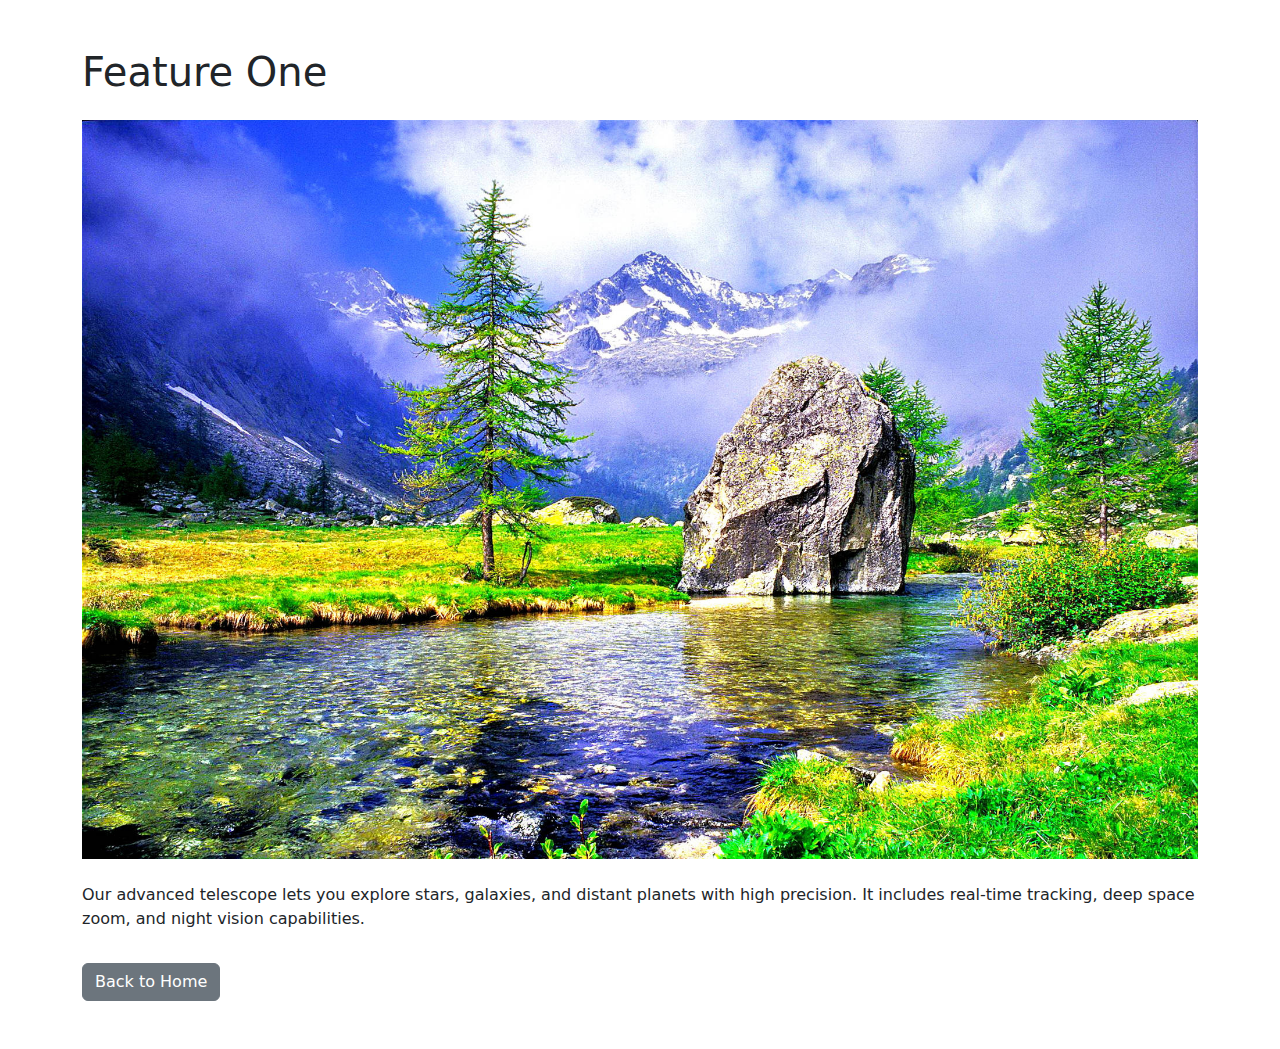
<file: feature1.html>
<!DOCTYPE html>
<html lang="en">
<head>
  <meta charset="UTF-8" />
  <meta name="viewport" content="width=device-width, initial-scale=1.0" />
  <title>Feature One</title>
  <link href="https://cdn.jsdelivr.net/npm/bootstrap@5.3.2/dist/css/bootstrap.min.css" rel="stylesheet" />
</head>
<body>
  <div class="container py-5">
    <h1 class="mb-4">Feature One</h1>
    <img src="p1.jpg" class="img-fluid mb-4" alt="Feature One">
    <p>Our advanced telescope lets you explore stars, galaxies, and distant planets with high precision. It includes real-time tracking, deep space zoom, and night vision capabilities.</p>
    <a href="index.html" class="btn btn-secondary mt-3">Back to Home</a>
  </div>
</body>
</html>
</file>
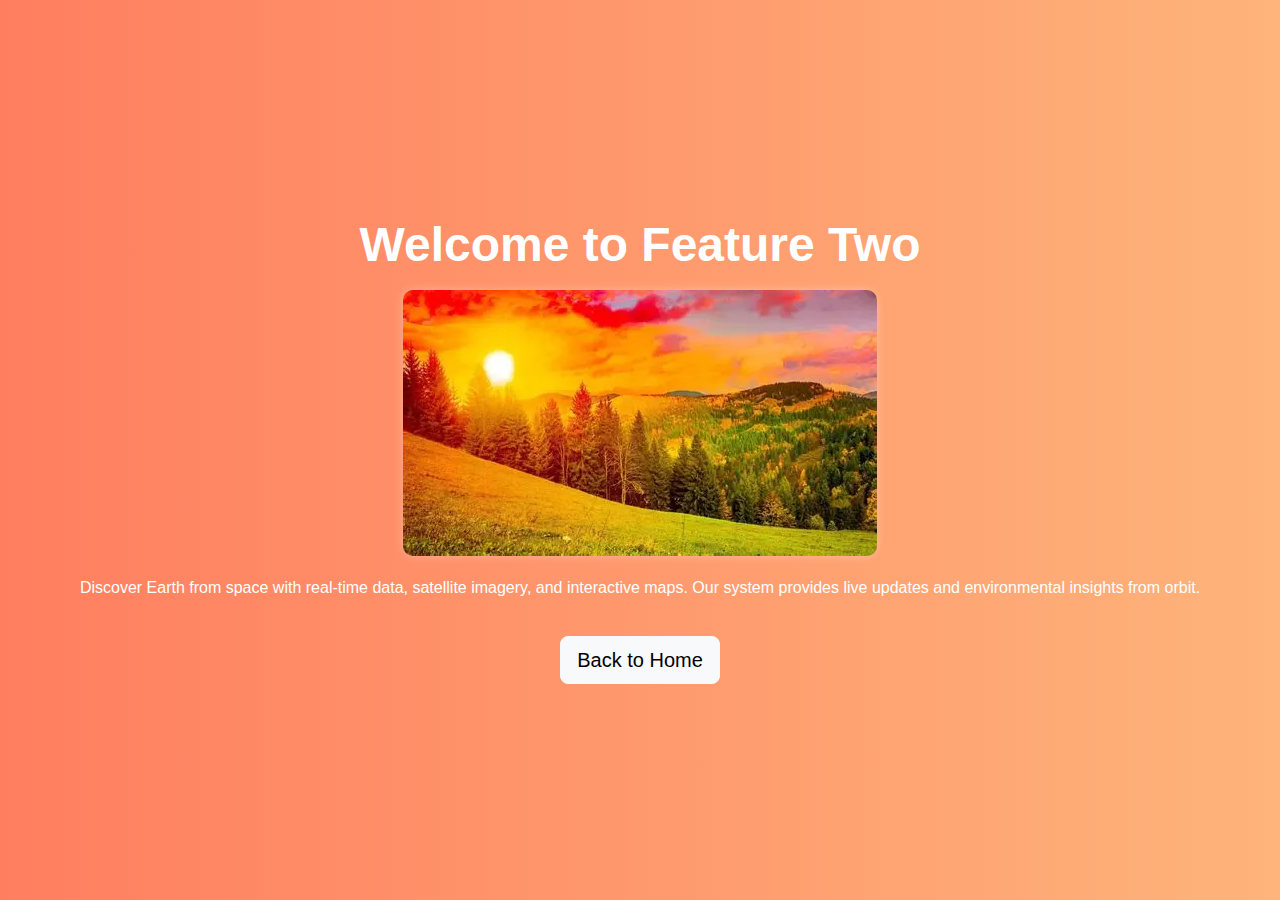
<file: feature2.html>
<!DOCTYPE html>
<html lang="en">
<head>
  <meta charset="UTF-8" />
  <meta name="viewport" content="width=device-width, initial-scale=1.0" />
  <title>Feature Two</title>
  <link href="https://cdn.jsdelivr.net/npm/bootstrap@5.3.2/dist/css/bootstrap.min.css" rel="stylesheet" />
  <style>
    body {
      margin: 0;
      padding: 0;
      min-height: 100vh;
      background: linear-gradient(to right, #ff7e5f, #feb47b);
      font-family: 'Segoe UI', sans-serif;
      color: white;
      text-align: center;
      display: flex;
      flex-direction: column;
      align-items: center;
      justify-content: center;
      padding: 20px;
    }
    .feature-img {
      max-width: 90%;
      height: auto;
      border-radius: 10px;
      box-shadow: 0 0 10px rgba(255, 255, 255, 0.3);
      margin-bottom: 20px;
    }
    .btn-home {
      margin-top: 20px;
    }
  </style>
</head>
<body>
  <h1 class="display-5 fw-bold mb-3">Welcome to Feature Two</h1>
  <img src="p2.jpg" alt="Feature Two" class="feature-img" />
  <p class="px-3">Discover Earth from space with real-time data, satellite imagery, and interactive maps. Our system provides live updates and environmental insights from orbit.</p>
  <a href="index.html" class="btn btn-light btn-lg btn-home">Back to Home</a>
</body>
</html>
</file>
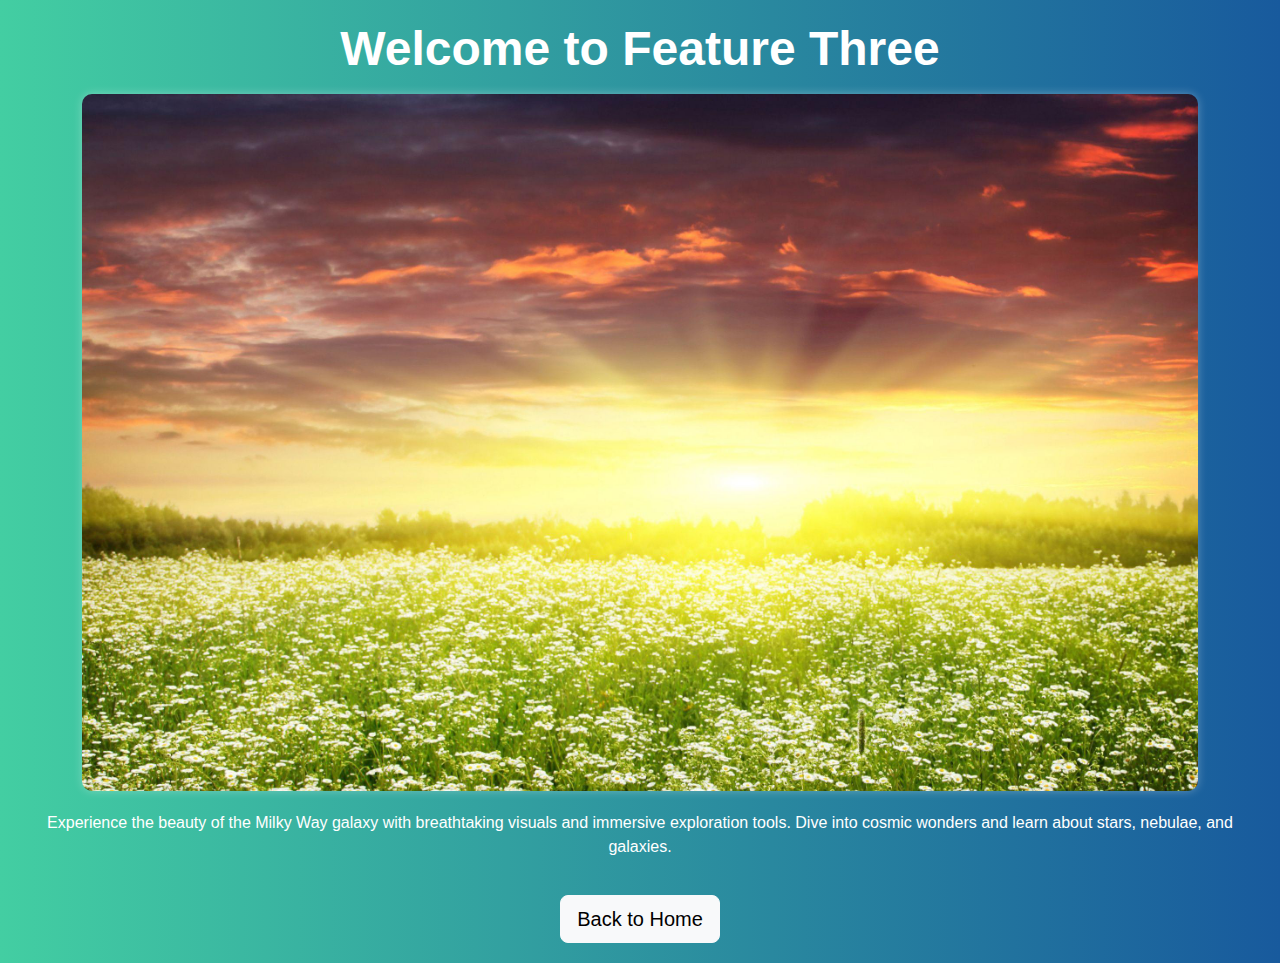
<file: feature3.html>
<!DOCTYPE html>
<html lang="en">
<head>
  <meta charset="UTF-8" />
  <meta name="viewport" content="width=device-width, initial-scale=1.0" />
  <title>Feature Three</title>
  <link href="https://cdn.jsdelivr.net/npm/bootstrap@5.3.2/dist/css/bootstrap.min.css" rel="stylesheet" />
  <style>
    body {
      margin: 0;
      padding: 0;
      min-height: 100vh;
      background: linear-gradient(to right, #43cea2, #185a9d); /* teal to blue galaxy vibe */
      font-family: 'Segoe UI', sans-serif;
      color: white;
      text-align: center;
      display: flex;
      flex-direction: column;
      align-items: center;
      justify-content: center;
      padding: 20px;
    }
    .feature-img {
      max-width: 90%;
      height: auto;
      border-radius: 10px;
      box-shadow: 0 0 10px rgba(255, 255, 255, 0.3);
      margin-bottom: 20px;
    }
    .btn-home {
      margin-top: 20px;
    }
  </style>
</head>
<body>
  <h1 class="display-5 fw-bold mb-3">Welcome to Feature Three</h1>
  <img src="p3.jpg" alt="Feature Three" class="feature-img" />
  <p class="px-3">Experience the beauty of the Milky Way galaxy with breathtaking visuals and immersive exploration tools. Dive into cosmic wonders and learn about stars, nebulae, and galaxies.</p>
  <a href="index.html" class="btn btn-light btn-lg btn-home">Back to Home</a>
</body>
</html>
</file>
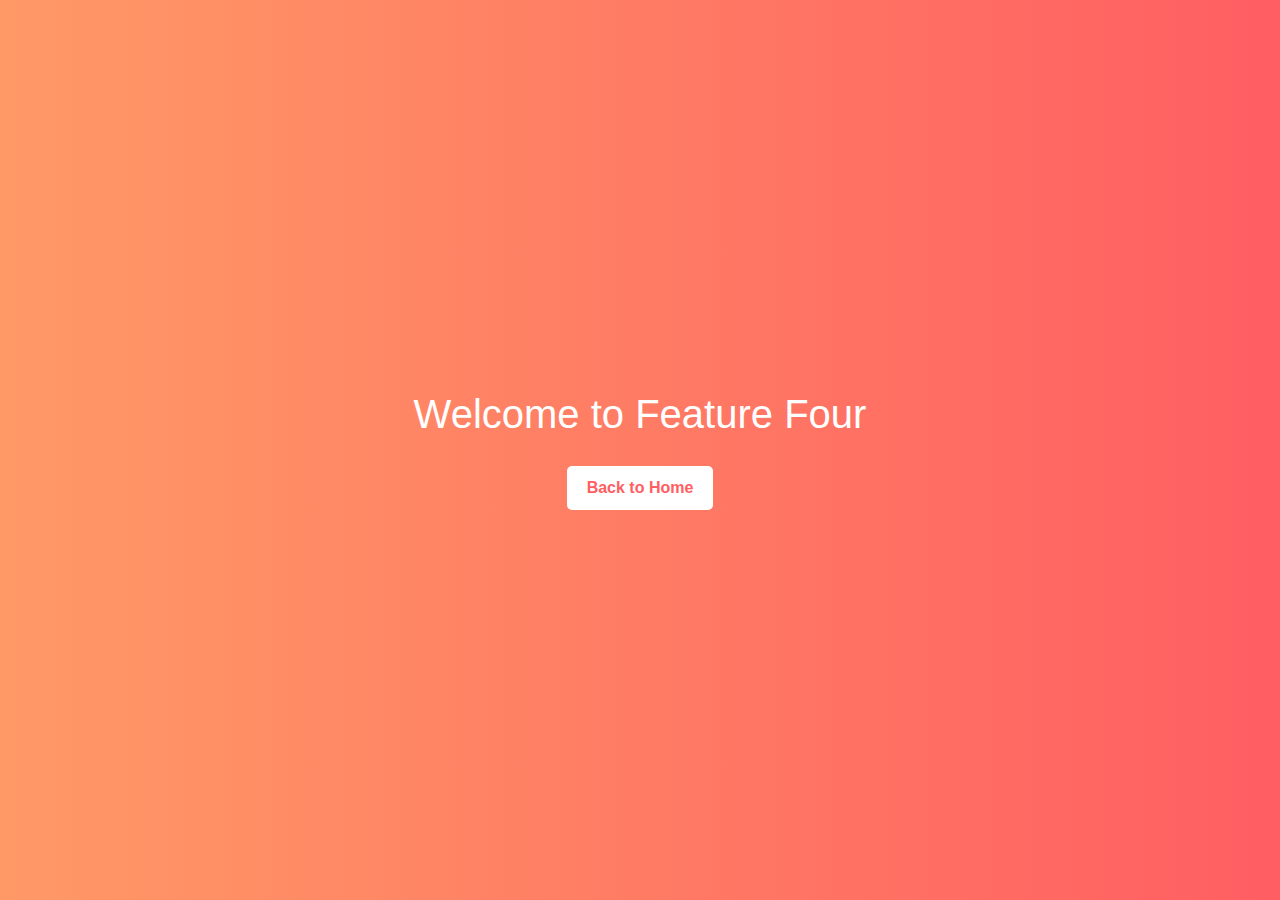
<file: feature4.html>
<!DOCTYPE html>
<html lang="en">
<head>
  <meta charset="UTF-8" />
  <meta name="viewport" content="width=device-width, initial-scale=1.0" />
  <title>Feature Four</title>
  <link href="https://cdn.jsdelivr.net/npm/bootstrap@5.3.2/dist/css/bootstrap.min.css" rel="stylesheet" />
  <style>
    body {
      margin: 0;
      padding: 0;
      height: 100vh;
      background: linear-gradient(to right, #ff9966, #ff5e62); /* warm cosmic sunset */
      display: flex;
      align-items: center;
      justify-content: center;
      flex-direction: column;
      font-family: 'Segoe UI', sans-serif;
      color: white;
      text-align: center;
    }
    .btn-home {
      margin-top: 20px;
      background-color: white;
      color: #ff5e62;
      border: none;
      padding: 10px 20px;
      font-weight: bold;
      border-radius: 5px;
      text-decoration: none;
    }
    .btn-home:hover {
      background-color: #ffe2dc;
    }
  </style>
</head>
<body>
  <h1>Welcome to Feature Four</h1>
  <a href="index.html" class="btn-home">Back to Home</a>
</body>
</html>
</file>
